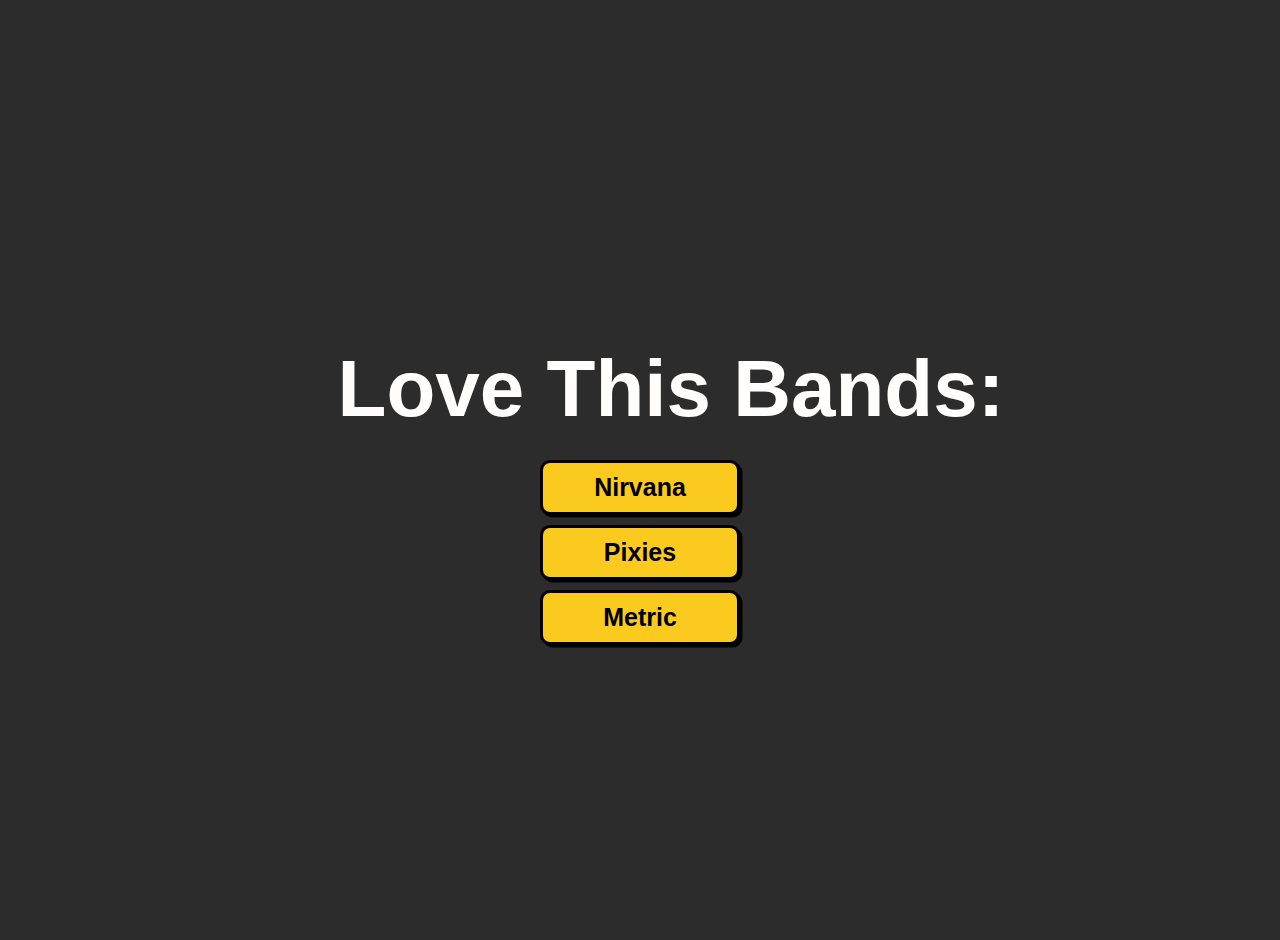
<file: index.html>
<!DOCTYPE html>
<html lang="en">
<head>
    <meta charset="UTF-8">
    <meta name="viewport" content="width=device-width, initial-scale=1.0">
    <title>heroin addiction</title>
    <link rel="stylesheet" href="main.css">
</head>
<body>
    <div class="menu">
        <h1>Love This Bands:</h1>
    <button onclick="location.href='nirvana.html'">Nirvana</button>
    <button onclick="location.href='pixies.html'">Pixies</button>
    <button onclick="location.href='metric.html'">Metric</button>
    </div>
</body>
</html>
</file>
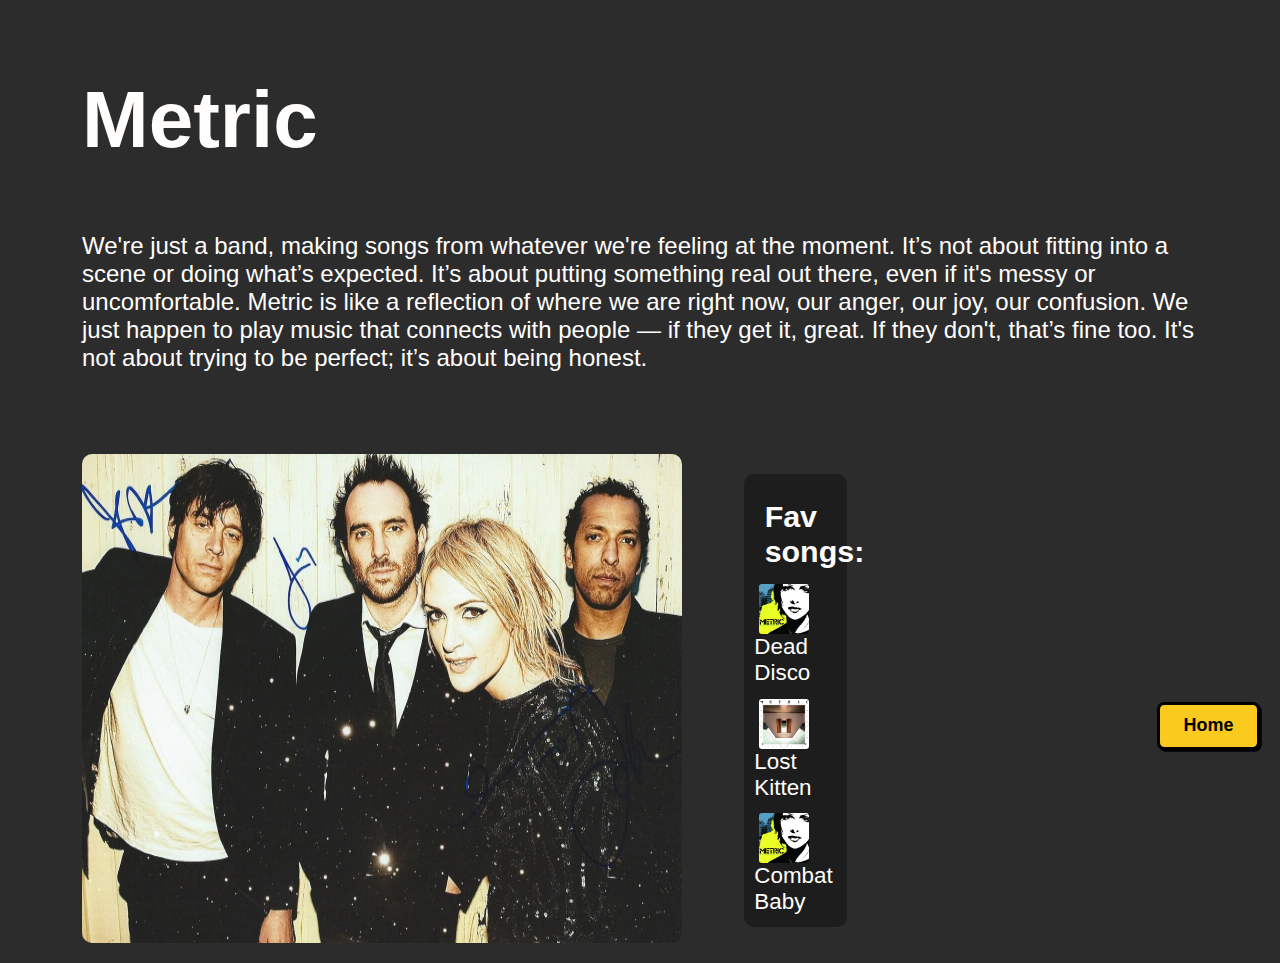
<file: metric.html>
<!DOCTYPE html>
<html lang="en">
<head>
    <meta charset="UTF-8">
    <meta name="viewport" content="width=device-width, initial-scale=1.0">
    <title>heroin addiction</title>
    <link rel="stylesheet" href="main.css">
</head>
<body>
    <h1>Metric</h1>
    <p>We're just a band, making songs from whatever we're feeling at the moment. It’s not about fitting into a scene or doing what’s expected. 
        It’s about putting something real out there, even if it's messy or uncomfortable. Metric is like a reflection of where we are right now, 
        our anger, our joy, our confusion. We just happen to play music that connects with people — if they get it, great. If they don't, that’s 
        fine too. It's not about trying to be perfect; it’s about being honest.
    </p>
    <div class="container">
<img src="imgs/m.png" alt="Опис зображення" class="image">
    <ul class="list">
        <h2>Fav songs:</h2>
        <li><a href="https://open.spotify.com/track/0vJPVfyCJ0WwrBQ71FP23s?si=7f971f2aa9b34867"><img src="imgs/owu.png" alt="icon" width="50">Dead Disco</a></li>
        <li><a href="https://open.spotify.com/track/5yaEx1flpZmNBiPyAT8iUx?si=bd69a1eed6f042f7"><img src="imgs/snt.png" alt="icon" width="50">Lost Kitten</a></li>
        <li><a href="https://open.spotify.com/track/2QJ9dLiolwZNPl5etYP2MI?si=73fe9558f0374783"><img src="imgs/owu.png" alt="icon" width="50">Combat Baby</a></li>
    </ul>
    <button onclick="location.href='index.html'">Home</button>
    </div>
    
</body>
</html>
</file>
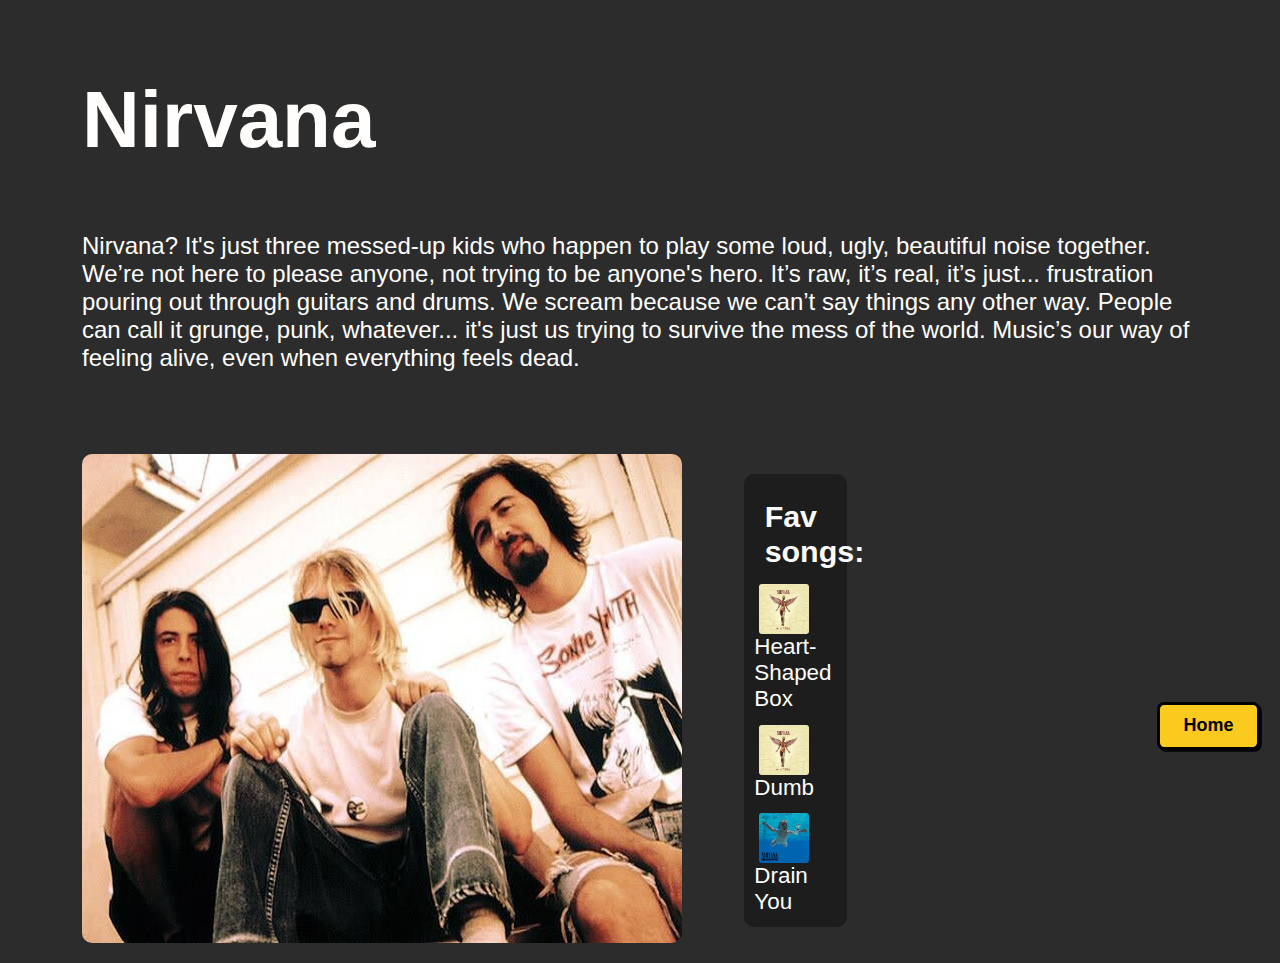
<file: nirvana.html>
<!DOCTYPE html>
<html lang="en">
<head>
    <meta charset="UTF-8">
    <meta name="viewport" content="width=device-width, initial-scale=1.0">
    <title>heroin addiction</title>
    <link rel="stylesheet" href="main.css">
</head>
<body>
    <h1>Nirvana</h1>
    <p>Nirvana? It's just three messed-up kids who happen to play some loud, ugly, beautiful noise together. 
        We’re not here to please anyone, not trying to be anyone's hero. It’s raw, it’s real, it’s just... 
        frustration pouring out through guitars and drums. We scream because we can’t say things any other way. 
        People can call it grunge, punk, whatever... it's just us trying to survive the mess of the world. 
        Music’s our way of feeling alive, even when everything feels dead.
    </p>
    <div class="container">
<img src="imgs/n.jpg" alt="Опис зображення" class="image">
    <ul class="list">
        <h2>Fav songs:</h2>
        <li><a href="https://open.spotify.com/track/11LmqTE2naFULdEP94AUBa?si=d0dfd4df17074540"><img src="imgs/iu.png" alt="icon" width="50">Heart-Shaped Box</a></li>
        <li><a href="https://open.spotify.com/track/5gRcv46AMTrosmTOqrOV3Q?si=5b4d890fb90846e0"><img src="imgs/iu.png" alt="icon" width="50">Dumb</a></li>
        <li><a href="https://open.spotify.com/track/0bTLGlCqwZXwJGWGE2Dywg?si=9e6d0c7082224753"><img src="imgs/nvm.png" alt="icon" width="50">Drain You</a></li>
    </ul>
    <button onclick="location.href='index.html'">Home</button>
    </div>
    
</body>
</html>
</file>
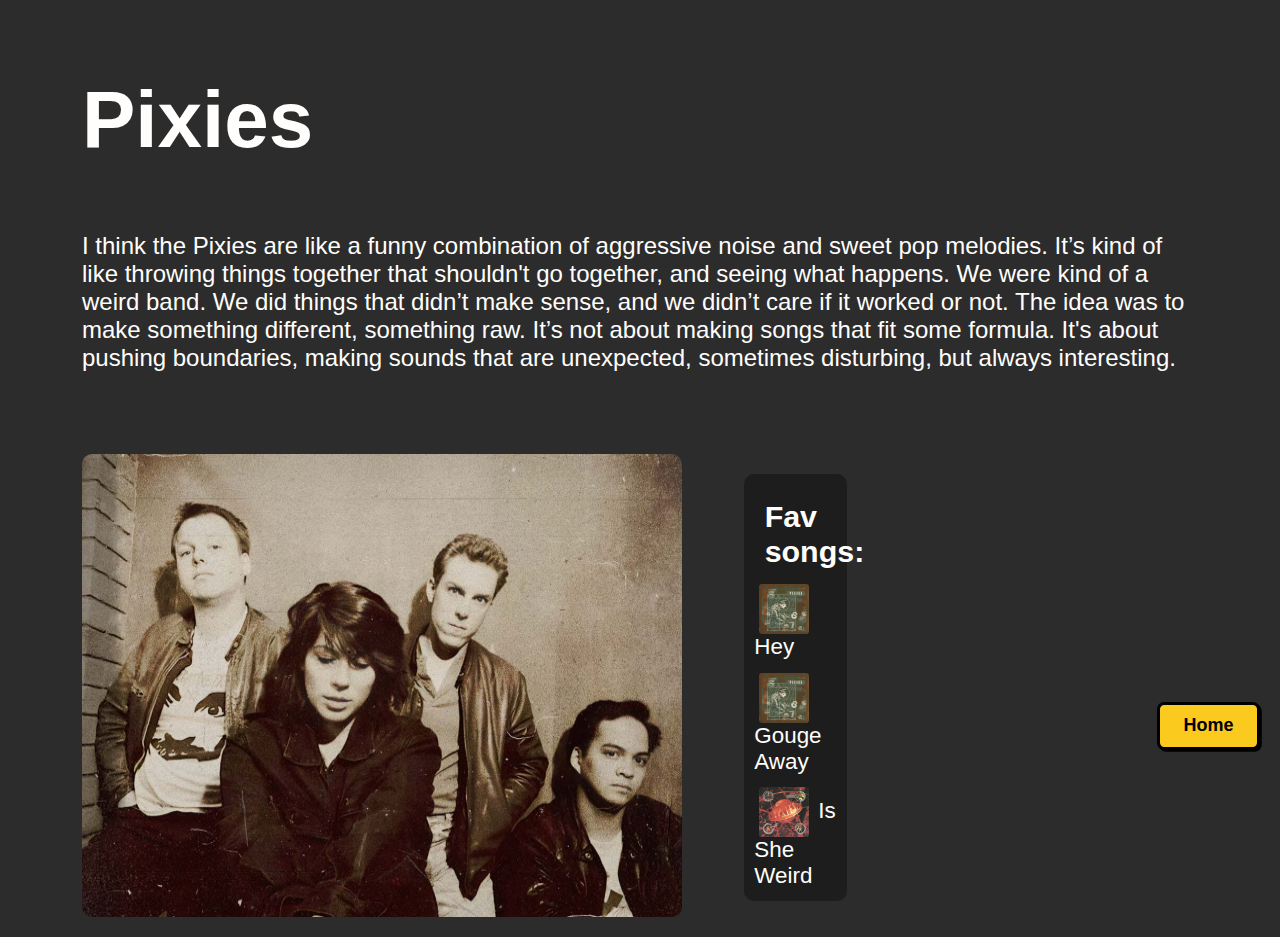
<file: pixies.html>
<!DOCTYPE html>
<html lang="en">
<head>
    <meta charset="UTF-8">
    <meta name="viewport" content="width=device-width, initial-scale=1.0">
    <title>heroin addiction</title>
    <link rel="stylesheet" href="main.css">
</head>
<body>
    <h1>Pixies</h1>
    <p>I think the Pixies are like a funny combination of aggressive noise and sweet pop melodies. It’s kind of like throwing things 
        together that shouldn't go together, and seeing what happens. We were kind of a weird band. We did things that didn’t make sense, 
        and we didn’t care if it worked or not. The idea was to make something different, something raw. It’s not about making songs that 
        fit some formula. It's about pushing boundaries, making sounds that are unexpected, sometimes disturbing, but always interesting.
    </p>
    <div class="container">
<img src="imgs/p.png" alt="Опис зображення" class="image">
    <ul class="list">
        <h2>Fav songs:</h2>
        <li><a href="https://open.spotify.com/track/0p5eZCY0R7uNCZS1YDtIYI?si=b6b3654bda264b40"><img src="imgs/dtl.png" alt="icon" width="50">Hey</a></li>
        <li><a href="https://open.spotify.com/track/7oDDV1cal0M0RIjr4HuuJ9?si=61751894c3d143d5"><img src="imgs/dtl.png" alt="icon" width="50">Gouge Away</a></li>
        <li><a href="https://open.spotify.com/track/2Qq7KN0newkQXwyDuypdOD?si=b53acbb5e2144ff6"><img src="imgs/bnv.png" alt="icon" width="50">Is She Weird</a></li>
    </ul>
    <button onclick="location.href='index.html'">Home</button>
    </div>
    
</body>
</html>
</file>
<file: main.css>
body {
    background-color: #2c2c2c;
    color: #fffefc;
    font-family: Arial, sans-serif;
    text-align: center;
    margin: 0;
    padding: 20px;
}

h1 {
    /*color: #fbca1f;*/
    text-align: left;
    font-size: 5em;
    padding-left: 5%;
    /*margin-bottom: 50px;*/
}

p {
    text-align: left;
    font-size: 1.5em;
    margin-bottom: 20px;
    padding: 5%;
    padding-top: 1%;
}

.container {
    display: flex;
    justify-content: left;
}

img {
    max-width: 100%;
    height: auto;
    border-radius: 10px;
    margin-left: 5%;
    margin-right: 5%;
}

.list {
    margin-top: 20px;
    text-align: left;
    background-color: #1d1d1d;
    border-radius: 10px;
    width: 400px;
}

.list h2 {
    margin-left: 20%;
    font-size: 1.9em;
    margin-bottom: 15%;
}


ul {
    list-style: none;
    padding: 0;
    justify-content: center;
    gap: 15px;
}

ul li {
    font-size: 1.4em;
    margin-bottom: 12%;
    margin-left: 10%;
}

ul li img {
    border-radius: 3px;
    margin-right: 10%;
    vertical-align: middle;
}

ul li a {
    text-decoration: none;
    color: #fffefc;
}

ul li a:hover {
    color: #fbca1f;
    transition: 0.3s;
}

  button {
    margin-top: 20%;
    margin-left: 25%;
    height:fit-content;
    background: #fbca1f;
    font-family: inherit;
    padding: 0.6em 1.3em;
    font-weight: 900;
    font-size: 18px;
    border: 3px solid black;
    border-radius: 0.4em;
    box-shadow: 0.1em 0.1em;
    cursor: wait;
  }
  
  button:hover {
    transform: translate(-0.05em, -0.05em);
    box-shadow: 0.15em 0.15em;
  }
  
  button:active {
    transform: translate(0.05em, 0.05em);
    box-shadow: 0.05em 0.05em;
  }
  
  .menu {
    display: flex;
    flex-direction: column;
    align-items: center;
    justify-content: center;
    height: 100vh; /* Вирівнює по висоті вікна */
    text-align: center;
}

.menu h1 {
    margin-bottom: 20px; /* Відступ між заголовком і кнопками */
}

.menu button {
    display: block;
    width: 200px;
    padding: 10px;
    margin: 5px 0; /* Відступ між кнопками */
    font-size: 25px;
}
</file>
